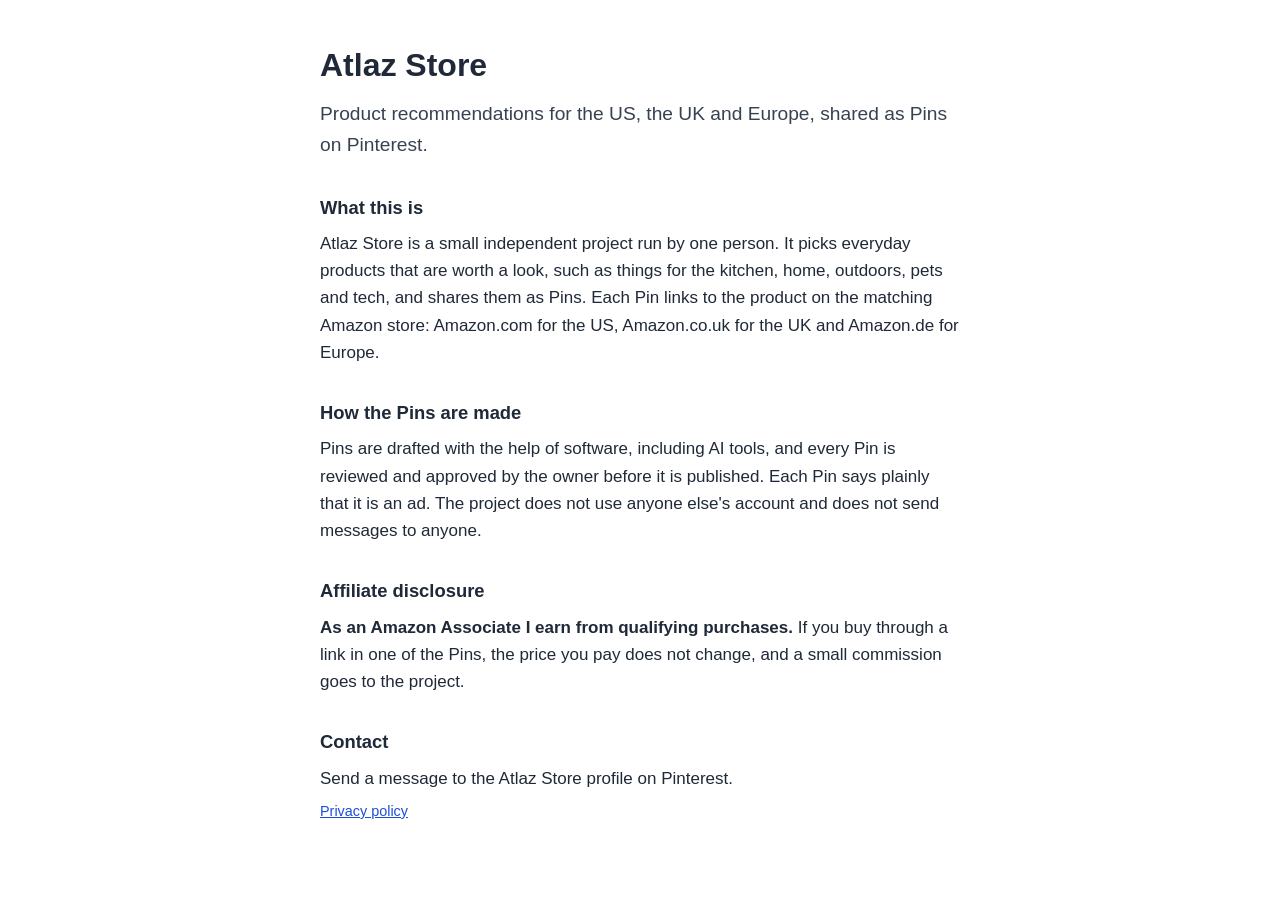
<file: index.html>
<!doctype html>
<html lang="en">
<head>
  <meta charset="utf-8">
  <meta name="viewport" content="width=device-width, initial-scale=1">
  <title>Atlaz Store</title>
  <meta name="description" content="Atlaz Store shares product recommendations on Pinterest for the United States, the United Kingdom and Europe.">
  <link rel="stylesheet" href="style.css">
</head>
<body>
  <main>
    <h1>Atlaz Store</h1>
    <p class="lead">Product recommendations for the US, the UK and Europe, shared as Pins on Pinterest.</p>

    <h2>What this is</h2>
    <p>Atlaz Store is a small independent project run by one person. It picks everyday products that are worth a look, such as things for the kitchen, home, outdoors, pets and tech,
      and shares them as Pins. Each Pin links to the product on the matching Amazon store: Amazon.com for the US, Amazon.co.uk for the UK and Amazon.de for Europe.</p>

    <h2>How the Pins are made</h2>
    <p>Pins are drafted with the help of software, including AI tools, and every Pin is reviewed and approved by the owner before it is published. Each Pin says plainly that it is an ad.
      The project does not use anyone else's account and does not send messages to anyone.</p>

    <h2>Affiliate disclosure</h2>
    <p><strong>As an Amazon Associate I earn from qualifying purchases.</strong> If you buy through a link in one of the Pins, the price you pay does not change, and a small commission goes to the project.</p>

    <h2>Contact</h2>
    <p>Send a message to the Atlaz Store profile on Pinterest.</p>

    <p class="small"><a href="privacy.html">Privacy policy</a></p>
  </main>
</body>
</html>
</file>
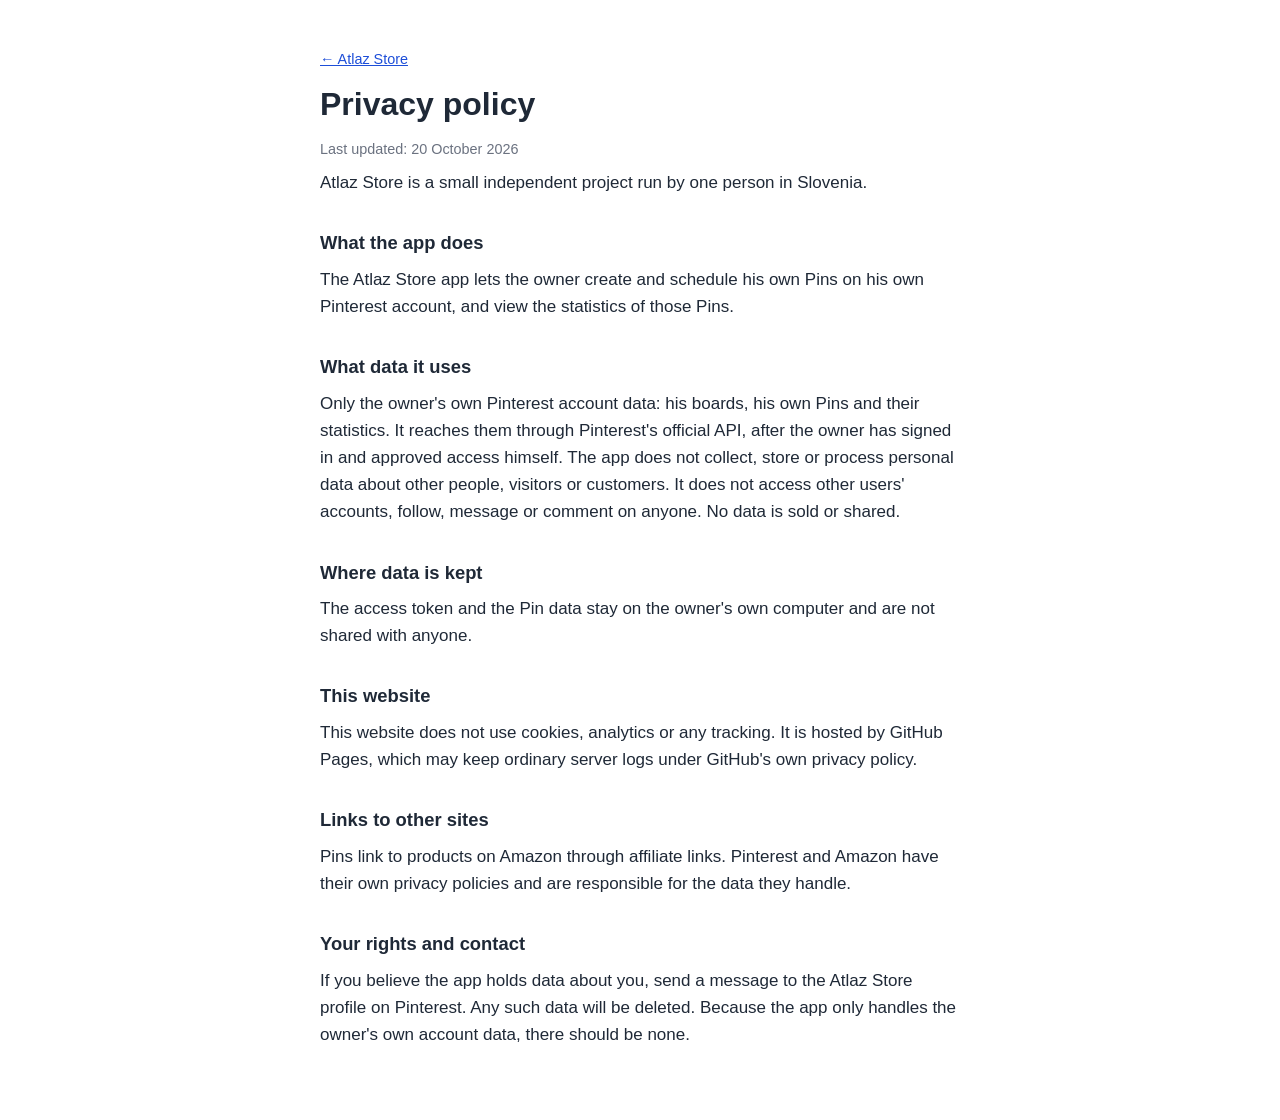
<file: privacy.html>
<!doctype html>
<html lang="en">
<head>
  <meta charset="utf-8">
  <meta name="viewport" content="width=device-width, initial-scale=1">
  <title>Atlaz Store: privacy policy</title>
  <meta name="description" content="How Atlaz Store and its Pinterest app handle data.">
  <link rel="stylesheet" href="style.css">
</head>
<body>
  <main>
    <p class="small"><a href="index.html">← Atlaz Store</a></p>
    <h1>Privacy policy</h1>
    <p class="small">Last updated: 20 October 2026</p>

    <p>Atlaz Store is a small independent project run by one person in Slovenia.</p>

    <h2>What the app does</h2>
    <p>The Atlaz Store app lets the owner create and schedule his own Pins on his own Pinterest account, and view the statistics of those Pins.</p>

    <h2>What data it uses</h2>
    <p>Only the owner's own Pinterest account data: his boards, his own Pins and their statistics. It reaches them through Pinterest's official API, after the owner has signed in and approved
      access himself. The app does not collect, store or process personal data about other people, visitors or customers. It does not access other users' accounts, follow, message or comment on
      anyone. No data is sold or shared.</p>

    <h2>Where data is kept</h2>
    <p>The access token and the Pin data stay on the owner's own computer and are not shared with anyone.</p>

    <h2>This website</h2>
    <p>This website does not use cookies, analytics or any tracking. It is hosted by GitHub Pages, which may keep ordinary server logs under GitHub's own privacy policy.</p>

    <h2>Links to other sites</h2>
    <p>Pins link to products on Amazon through affiliate links. Pinterest and Amazon have their own privacy policies and are responsible for the data they handle.</p>

    <h2>Your rights and contact</h2>
    <p>If you believe the app holds data about you, send a message to the Atlaz Store profile on Pinterest. Any such data will be deleted. Because the app only handles the owner's own account data,
      there should be none.</p>
  </main>
</body>
</html>
</file>
<file: style.css>
body { margin: 0; font: 17px/1.6 -apple-system, BlinkMacSystemFont, "Segoe UI", Roboto, Helvetica, Arial, sans-serif; color: #1f2937; background: #ffffff; }
main { max-width: 40rem; margin: 0 auto; padding: 2.5rem 1.25rem 4rem; }
h1 { font-size: 2rem; margin: 0 0 .5rem; }
h2 { font-size: 1.15rem; margin: 2rem 0 .25rem; }
p { margin: .5rem 0; }
.lead { font-size: 1.2rem; color: #374151; }
.small { font-size: .9rem; color: #6b7280; }
a { color: #1d4ed8; }
@media (prefers-color-scheme: dark) { body { color: #e5e7eb; background: #111827; } .lead { color: #d1d5db; } .small { color: #9ca3af; } a { color: #93c5fd; } }
</file>
